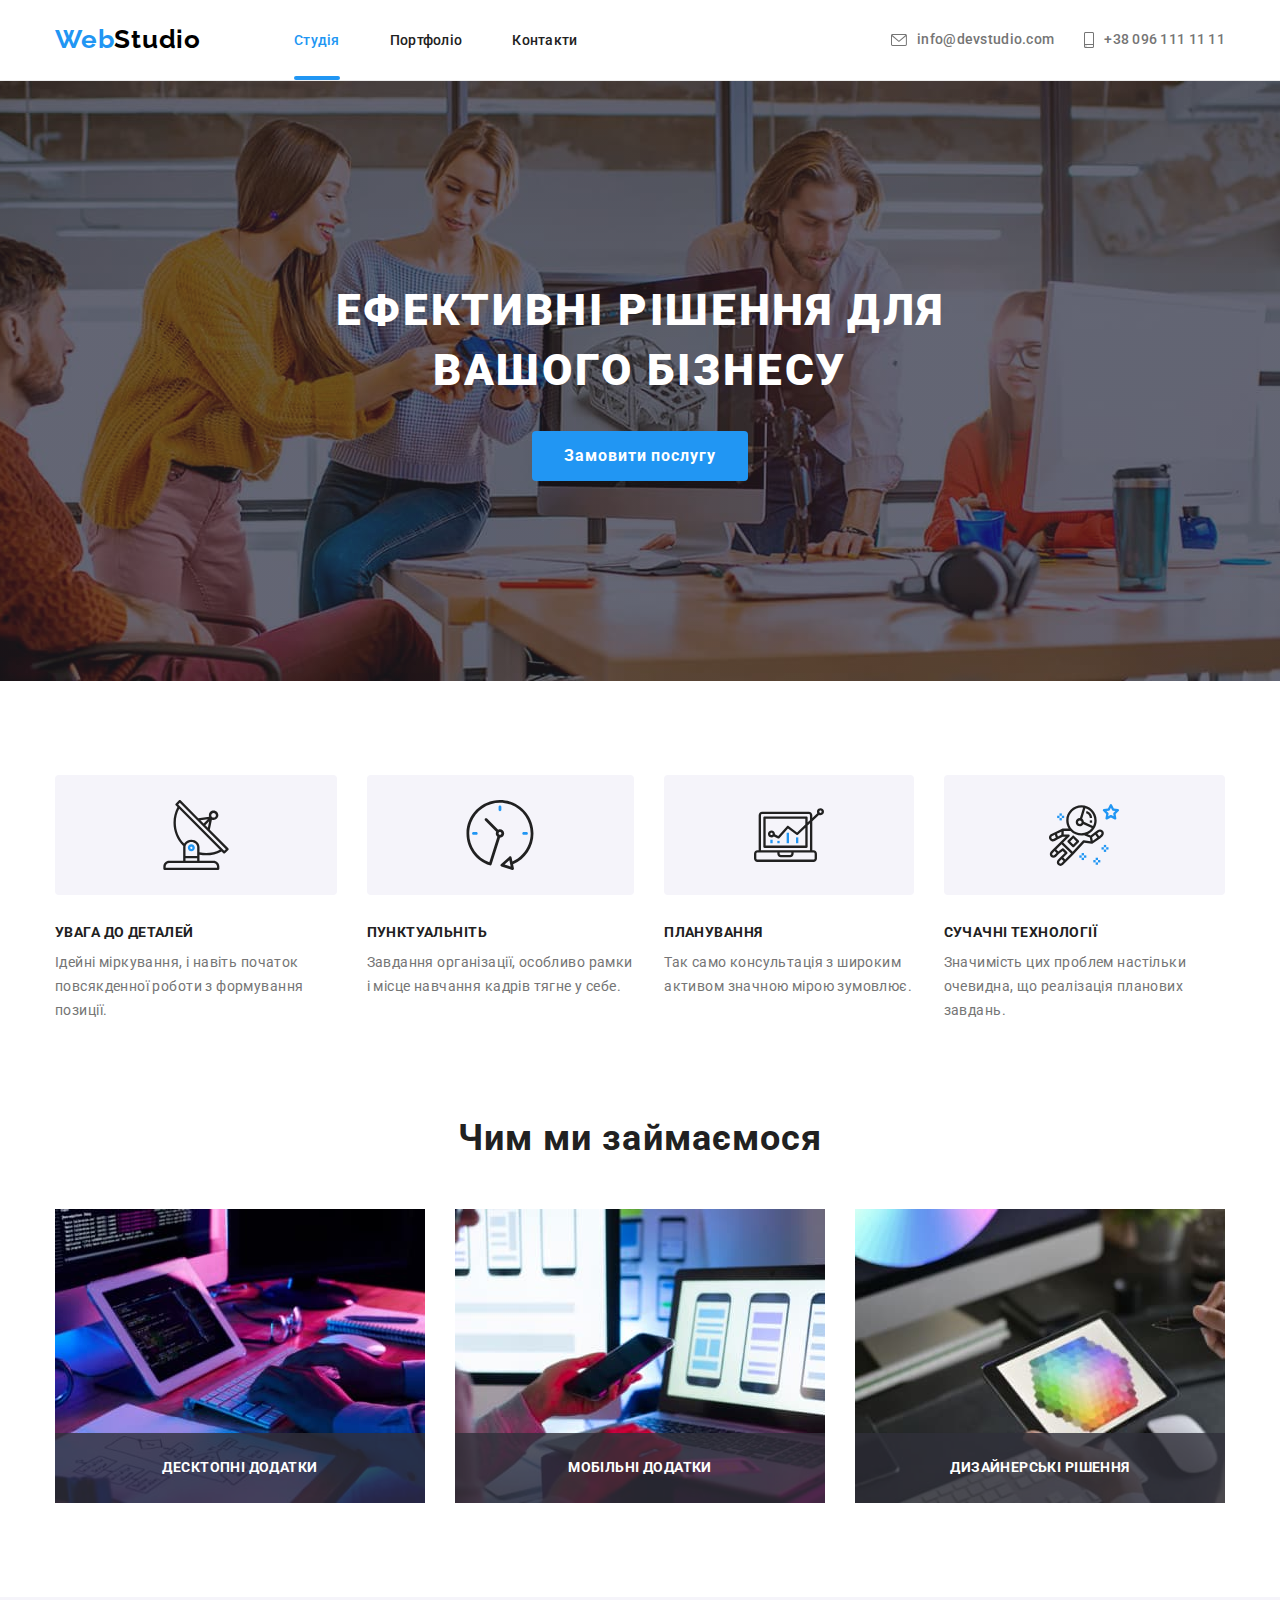
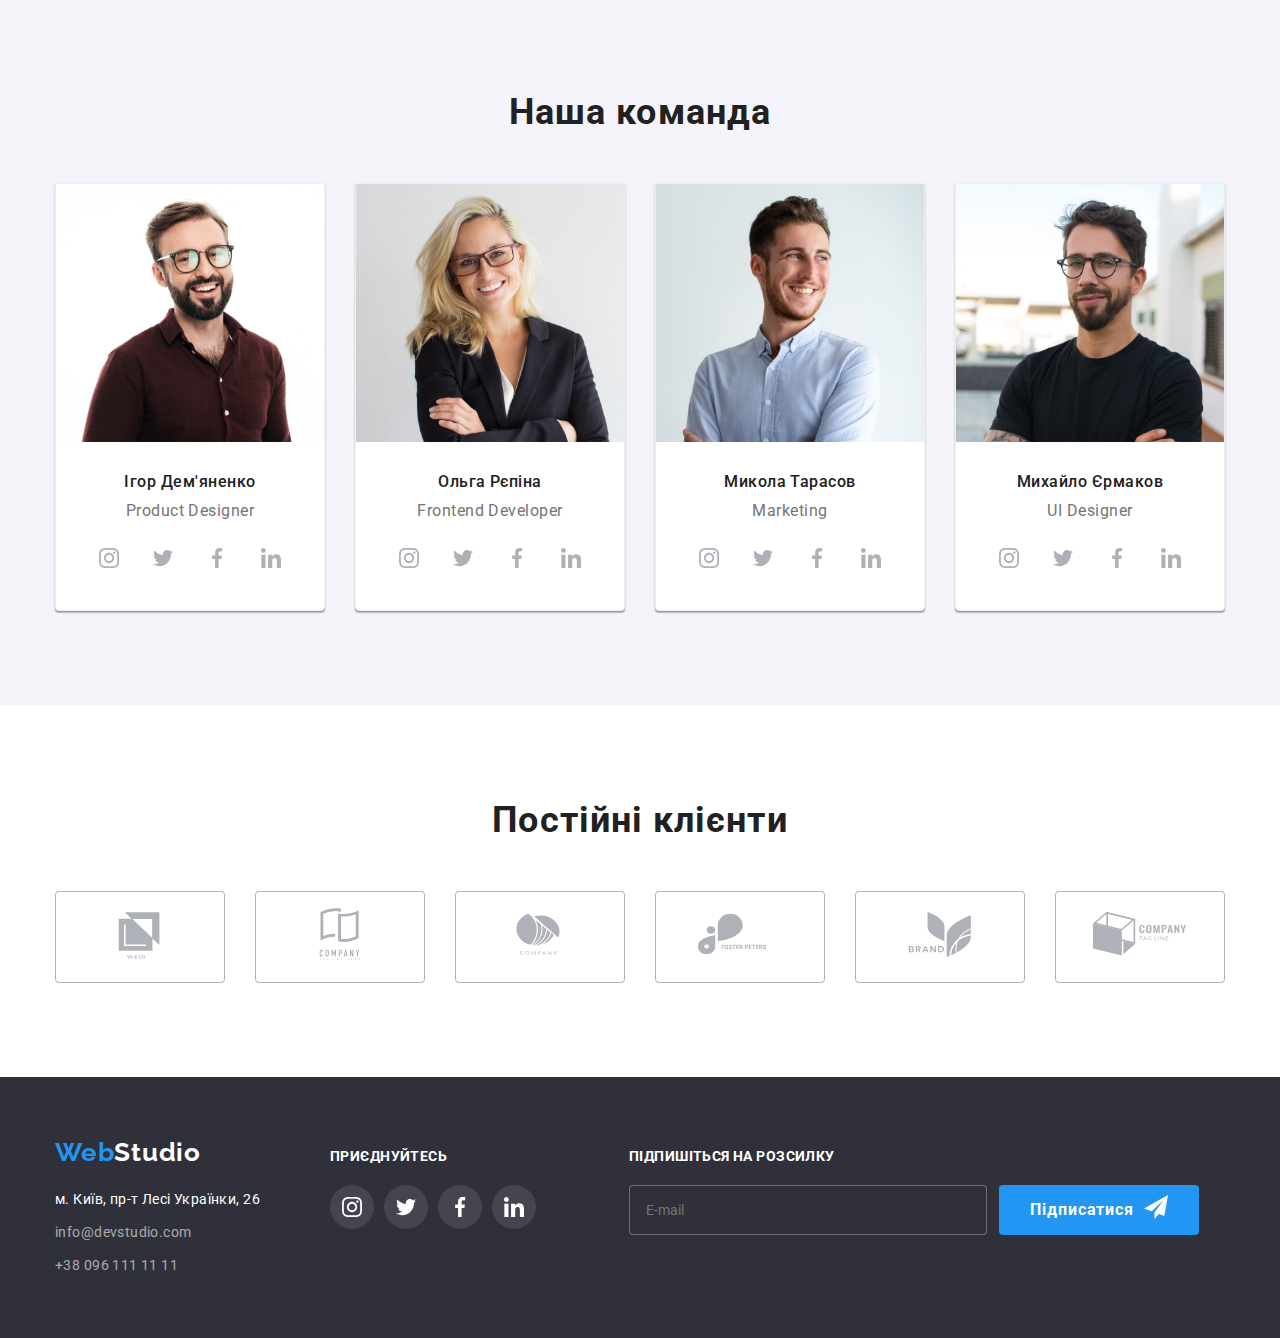
<file: index.html>
<!DOCTYPE html>
<html lang="uk">
  <head>
    <meta charset="UTF-8" />
    <meta http-equiv="X-UA-Compatible" content="IE=edge" />
    <meta name="viewport" content="width=device-width, initial-scale=1.0" />
    <title>WebStudio</title>
    <link rel="preconnect" href="https://fonts.googleapis.com" />
    <link rel="preconnect" href="https://fonts.gstatic.com" crossorigin />
    <link
      href="https://fonts.googleapis.com/css2?family=Raleway:wght@700&family=Roboto:wght@400;500;700;900&display=swap"
      rel="stylesheet" />
    <link
      rel="stylesheet"
      href="https://cdn.jsdelivr.net/npm/modern-normalize@1.1.0/modern-normalize.min.css" />
    <link rel="stylesheet" href="./css/styles.css" />
  </head>
  <body>
    <header class="page-header">
      <div class="container page-header-container">
        <nav class="page-navigation">
          <a class="logo link" href="./index.html">
            <span class="start-logo">Web</span
            ><span class="end-logo">Studio </span>
          </a>
          <ul class="menu list">
            <li>
              <a class="menu-link link current" href="./index.html">Студія</a>
            </li>
            <li>
              <a class="menu-link link" href="./portfolio.html">Портфоліо</a>
            </li>
            <li>
              <a class="menu-link link" href="#">Контакти</a>
            </li>
          </ul>
        </nav>
        <ul class="contact list">
          <li>
            <a
              class="contact-mail link"
              href="mailto:info@devstudio.com"
              target="_blank"
              rel="noopener noreferrer nofollow">
              <svg class="contact-mail-icon" width="16" height="12">
                <use href="./images/sprite.svg#icon-envelope"></use>
              </svg>

              info@devstudio.com
            </a>
          </li>
          <li>
            <a
              class="contact-phone-number link"
              href="tel:+380961111111"
              target="_blank"
              rel="noopener noreferrer nofollow">
              <svg class="contact-phone-icon" width="10" height="16">
                <use href="./images/sprite.svg#icon-smartphone"></use>
              </svg>

              +38 096 111 11 11
            </a>
          </li>
        </ul>
      </div>
    </header>
    <main>
      <section class="hero-section hero-overlay">
        <div class="container">
          <h1 class="hero-title">Ефективні рішення для вашого бізнесу</h1>
          <button class="modal-open-btn" type="button" data-modal-open>
            Замовити послугу
          </button>
        </div>
      </section>
      <section class="advantages-section">
        <div class="container">
          <h2 class="visually-hidden">Наші переваги</h2>
          <ul class="features list">
            <li class="feature-item">
              <div class="feature-card">
                <svg
                  lang="en"
                  aria-label="antenna icon"
                  class="feature-card-icon"
                  width="70"
                  height="70">
                  <use href="./images/sprite.svg#icon-antenna"></use>
                </svg>
              </div>
              <h3 class="feature-title">Увага до деталей</h3>
              <p class="feature-descr">
                Ідейні міркування, і навіть початок повсякденної роботи з
                формування позиції.
              </p>
            </li>
            <li class="feature-item">
              <div class="feature-card">
                <svg
                  lang="en"
                  aria-label="clock icon"
                  class="feature-card-icon"
                  width="70"
                  height="70">
                  <use href="./images/sprite.svg#icon-clock"></use>
                </svg>
              </div>
              <h3 class="feature-title">Пунктуальніть</h3>
              <p class="feature-descr">
                Завдання організації, особливо рамки і місце навчання кадрів
                тягне у себе.
              </p>
            </li>
            <li class="feature-item">
              <div class="feature-card">
                <svg
                  lang="en"
                  aria-label="diagram icon"
                  class="feature-card-icon"
                  width="70"
                  height="70">
                  <use href="./images/sprite.svg#icon-diagram"></use>
                </svg>
              </div>
              <h3 class="feature-title">Планування</h3>
              <p class="feature-descr">
                Так само консультація з широким активом значною мірою зумовлює.
              </p>
            </li>
            <li class="feature-item">
              <div class="feature-card">
                <svg
                  lang="en"
                  aria-label="asronaut icon"
                  class="feature-card-icon"
                  width="70"
                  height="70">
                  <use href="./images/sprite.svg#icon-astronaut"></use>
                </svg>
              </div>
              <h3 class="feature-title">Сучачні технології</h3>
              <p class="feature-descr">
                Значимість цих проблем настільки очевидна, що реалізація
                планових завдань.
              </p>
            </li>
          </ul>
        </div>
      </section>
      <section class="section about-section">
        <div class="container">
          <h2 class="section-title">Чим ми займаємося</h2>
          <ul class="boxes list">
            <li class="box-item">
              <img
                src="./images/box1.jpg"
                alt="Людина працює за комп'ютером"
                width="370"
                height="294" />
              <p class="about-item-overlay">Десктопні додатки</p>
            </li>
            <li class="box-item">
              <img
                src="./images/box2.jpg"
                alt="Людина тримає у руці телефон"
                width="370"
                height="294" />
              <p class="about-item-overlay">Мобільні додатки</p>
            </li>
            <li class="box-item">
              <img
                src="./images/box3.jpg"
                alt="Людина тримає у руці планшет"
                width="370"
                height="294" />
              <p class="about-item-overlay">Дизайнерські рішення</p>
            </li>
          </ul>
        </div>
      </section>
      <section class="section team-section">
        <div class="container">
          <h2 class="section-title">Наша команда</h2>

          <ul class="team list">
            <li class="team-item">
              <div class="team-card">
                <img
                  src="./images/img.jpg"
                  alt="чоловік у коричневій сорочці"
                  width="270"
                  height="260" />
              </div>
              <div class="team-card-text">
                <h3 class="team-card-title">Ігор Дем'яненко</h3>
                <p class="team-card-descr">Product Designer</p>
                <ul class="social-list list">
                  <li class="social-list-item">
                    <a href="" class="social-list-link">
                      <svg
                        lang="en"
                        aria-label="instagram icon"
                        class="social-list-icon">
                        <use href="./images/sprite.svg#icon-instagram"></use>
                      </svg>
                    </a>
                  </li>
                  <li class="social-list-item">
                    <a href="" class="social-list-link">
                      <svg
                        lang="en"
                        aria-label="twitter icon"
                        class="social-list-icon">
                        <use href="./images/sprite.svg#icon-twitter"></use>
                      </svg>
                    </a>
                  </li>
                  <li class="social-list-item">
                    <a href="" class="social-list-link">
                      <svg
                        lang="en"
                        aria-label="facebook icon"
                        class="social-list-icon">
                        <use href="./images/sprite.svg#icon-facebook"></use>
                      </svg>
                    </a>
                  </li>
                  <li class="social-list-item">
                    <a href="" class="social-list-link">
                      <svg
                        lang="en"
                        aria-label="linkedin icon"
                        class="social-list-icon">
                        <use href="./images/sprite.svg#icon-linkedin"></use>
                      </svg>
                    </a>
                  </li>
                </ul>
              </div>
            </li>
            <li class="team-item">
              <div class="team-card">
                <img
                  src="./images/img1.jpg"
                  alt="жінка у чорному піджаку"
                  width="270"
                  height="260" />
              </div>
              <div class="team-card-text">
                <h3 class="team-card-title">Ольга Рєпіна</h3>
                <p class="team-card-descr">Frontend Developer</p>
                <ul class="social-list list">
                  <li class="social-list-item">
                    <a href="" class="social-list-link">
                      <svg
                        lang="en"
                        aria-label="instagram icon"
                        class="social-list-icon">
                        <use href="./images/sprite.svg#icon-instagram"></use>
                      </svg>
                    </a>
                  </li>
                  <li class="social-list-item">
                    <a href="" class="social-list-link">
                      <svg
                        lang="en"
                        aria-label="twitter icon"
                        class="social-list-icon">
                        <use href="./images/sprite.svg#icon-twitter"></use>
                      </svg>
                    </a>
                  </li>
                  <li class="social-list-item">
                    <a href="" class="social-list-link">
                      <svg
                        lang="en"
                        aria-label="facebook icon"
                        class="social-list-icon">
                        <use href="./images/sprite.svg#icon-facebook"></use>
                      </svg>
                    </a>
                  </li>
                  <li class="social-list-item">
                    <a href="" class="social-list-link">
                      <svg
                        lang="en"
                        aria-label="linkedin icon"
                        class="social-list-icon">
                        <use href="./images/sprite.svg#icon-linkedin"></use>
                      </svg>
                    </a>
                  </li>
                </ul>
              </div>
            </li>

            <li class="team-item">
              <div class="team-card">
                <img
                  src="./images/img2.jpg"
                  alt="чоловік у білій сорочці"
                  width="270"
                  height="260" />
              </div>
              <div class="team-card-text">
                <h3 class="team-card-title">Микола Тарасов</h3>
                <p class="team-card-descr">Marketing</p>
                <ul class="social-list list">
                  <li class="social-list-item">
                    <a href="" class="social-list-link">
                      <svg
                        lang="en"
                        aria-label="instagram icon"
                        class="social-list-icon">
                        <use href="./images/sprite.svg#icon-instagram"></use>
                      </svg>
                    </a>
                  </li>
                  <li class="social-list-item">
                    <a href="" class="social-list-link">
                      <svg
                        lang="en"
                        aria-label="twitter icon"
                        class="social-list-icon">
                        <use href="./images/sprite.svg#icon-twitter"></use>
                      </svg>
                    </a>
                  </li>
                  <li class="social-list-item">
                    <a href="" class="social-list-link">
                      <svg
                        lang="en"
                        aria-label="facebook icon"
                        class="social-list-icon">
                        <use href="./images/sprite.svg#icon-facebook"></use>
                      </svg>
                    </a>
                  </li>
                  <li class="social-list-item">
                    <a href="" class="social-list-link">
                      <svg
                        lang="en"
                        aria-label="linkedin icon"
                        class="social-list-icon">
                        <use href="./images/sprite.svg#icon-linkedin"></use>
                      </svg>
                    </a>
                  </li>
                </ul>
              </div>
            </li>

            <li class="team-item">
              <div class="team-card">
                <img
                  src="./images/img3.jpg"
                  alt="чоловік у чорній футболці"
                  width="270"
                  height="260" />
              </div>

              <div class="team-card-text">
                <h3 class="team-card-title">Михайло Єрмаков</h3>
                <p class="team-card-descr">UI Designer</p>
                <ul class="social-list list">
                  <li class="social-list-item">
                    <a href="" class="social-list-link">
                      <svg
                        lang="en"
                        aria-label="instagram icon"
                        class="social-list-icon">
                        <use href="./images/sprite.svg#icon-instagram"></use>
                      </svg>
                    </a>
                  </li>
                  <li class="social-list-item">
                    <a href="" class="social-list-link">
                      <svg
                        lang="en"
                        aria-label="twitter icon"
                        class="social-list-icon">
                        <use href="./images/sprite.svg#icon-twitter"></use>
                      </svg>
                    </a>
                  </li>
                  <li class="social-list-item">
                    <a href="" class="social-list-link">
                      <svg
                        lang="en"
                        aria-label="facebook icon"
                        class="social-list-icon">
                        <use href="./images/sprite.svg#icon-facebook"></use>
                      </svg>
                    </a>
                  </li>
                  <li class="social-list-item">
                    <a href="" class="social-list-link">
                      <svg
                        lang="en"
                        aria-label="linkedin icon"
                        class="social-list-icon">
                        <use href="./images/sprite.svg#icon-linkedin"></use>
                      </svg>
                    </a>
                  </li>
                </ul>
              </div>
            </li>
          </ul>
        </div>
      </section>

      <section class="section clients-section">
        <div class="container">
          <h2 class="section-title">Постійні клієнти</h2>
          <ul class="clients-list list">
            <li class="clients-items">
              <a href="" class="clients-list-link link">
                <svg
                  lang="en"
                  aria-label="logo yaco icon"
                  class="clients-list-icon"
                  width="106"
                  height="60">
                  <use href="./images/sprite.svg#icon-logoyaco"></use>
                </svg>
              </a>
            </li>
            <li class="clients-items">
              <a href="" class="clients-list-link link">
                <svg
                  lang="en"
                  aria-label="logo company"
                  class="clients-list-icon"
                  width="106"
                  height="60">
                  <use href="./images/sprite.svg#icon-logocompany"></use>
                </svg>
              </a>
            </li>
            <li class="clients-items">
              <a href="" class="clients-list-link link">
                <svg
                  lang="en"
                  aria-label="logo company"
                  class="clients-list-icon"
                  width="106"
                  height="60">
                  <use href="./images/sprite.svg#icon-logocomp"></use>
                </svg>
              </a>
            </li>
            <li class="clients-items">
              <a href="" class="clients-list-link link">
                <svg
                  lang="en"
                  aria-label="logo foster peters"
                  class="clients-list-icon"
                  width="106"
                  height="60">
                  <use href="./images/sprite.svg#icon-foster"></use>
                </svg>
              </a>
            </li>
            <li class="clients-items">
              <a href="" class="clients-list-link link">
                <svg
                  lang="en"
                  aria-label="logo brand"
                  class="clients-list-icon"
                  width="106"
                  height="60">
                  <use href="./images/sprite.svg#icon-brand"></use>
                </svg>
              </a>
            </li>
            <li class="clients-items">
              <a href="" class="clients-list-link link">
                <svg
                  lang="en"
                  aria-label="logo company tag line"
                  class="clients-list-icon"
                  width="106"
                  height="60">
                  <use href="./images/sprite.svg#icon-tagline"></use>
                </svg>
              </a>
            </li>
          </ul>
        </div>
      </section>
    </main>

    <footer class="footer-section">
      <div class="container">
        <div class="address-container">
          <div>
            <a class="link" href="./index.html">
              <span class="start-logo">Web</span
              ><span class="footer-logo">Studio </span>
            </a>
            <address class="address-section">
              <ul class="list">
                <li class="footer-item">
                  <a
                    class="footer-address link"
                    href="https://goo.gl/maps/guukoqneZC2maSvj9"
                    target="_blank"
                    rel="noopener noreferrer nofollow"
                    >м. Київ, пр-т Лесі Українки, 26</a
                  >
                </li>
                <li class="footer-item">
                  <a
                    class="footer-contacts link"
                    href="mailto:info@devstudio.com"
                    target="_blank"
                    rel="noopener noreferrer nofollow"
                    >info@devstudio.com</a
                  >
                </li>
                <li class="footer-item">
                  <a
                    class="footer-contacts link"
                    href="tel:+380961111111"
                    target="_blank"
                    rel="noopener noreferrer nofollow"
                    >+38 096 111 11 11</a
                  >
                </li>
              </ul>
            </address>
          </div>
          <div class="footer-social-links">
            <strong class="footer-social-links-title">приєднуйтесь</strong>
            <ul class="footer-social-list list">
              <li class="footer-social-list-item">
                <a href="" class="footer-social-list-link">
                  <svg
                    lang="en"
                    aria-label="instagram icon"
                    class="footer-social-list-icon">
                    <use href="./images/sprite.svg#icon-instagram-footer"></use>
                  </svg>
                </a>
              </li>
              <li class="footer-social-list-item">
                <a href="" class="footer-social-list-link">
                  <svg
                    lang="en"
                    aria-label="twitter icon"
                    class="footer-social-list-icon">
                    <use href="./images/sprite.svg#icon-twitter-footer"></use>
                  </svg>
                </a>
              </li>
              <li class="footer-social-list-item">
                <a href="" class="footer-social-list-link">
                  <svg
                    lang="en"
                    aria-label="facebook icon"
                    class="footer-social-list-icon">
                    <use href="./images/sprite.svg#icon-facebook-footer"></use>
                  </svg>
                </a>
              </li>
              <li class="footer-social-list-item">
                <a href="" class="footer-social-list-link">
                  <svg
                    lang="en"
                    aria-label="linkedin icon"
                    class="footer-social-list-icon">
                    <use href="./images/sprite.svg#icon-linkedin-footer"></use>
                  </svg>
                </a>
              </li>
            </ul>
          </div>
          <form class="footer-subscribe-form">
            <div class="footer-subscribe-section">
              <strong class="footer-subscribe-title"
                >Підпишіться на розсилку</strong
              >
              <span class="footer-form-field">
                <label class="footer-subscribe-label"></label>

                <input
                  type="email"
                  name="user-email"
                  placeholder="E-mail"
                  class="footer-form-input"
                  required />

                <button type="submit" class="footer-form-submit-btn">
                  Підписатися
                  <svg class="submit-btn-icon" width="24" height="24">
                    <use href="./images/sprite.svg#icon-send"></use>
                  </svg>
                </button>
              </span>
            </div>
          </form>
        </div>
      </div>
    </footer>

    <div class="backdrop is-hidden" data-modal>
      <div class="modal">
        <button type="button" class="close-modal-btn" data-modal-close>
          <svg class="modal-close-icon" width="18" height="18">
            <use href="./images/sprite.svg#icon-close"></use>
          </svg>
        </button>
        <p class="modal-form-title">Залиште свої дані, ми вам передзвонимо</p>
        <form class="modal-form">
          <label class="modal-form-field">
            <span class="modal-form-field-desc">Ім'я</span>
            <span class="modal-form-input-wrapper">
              <input
                type="text"
                name="user-name"
                class="modal-form-input"
                required
                pattern="[a-zA-Zа-яА-ЯіІїЇ`ʼ]+" />
              <svg class="modal-form-input-icon" width="18" height="18">
                <use href="./images/sprite.svg#icon-person-black"></use>
              </svg>
            </span>
          </label>

          <label class="modal-form-field">
            <span class="modal-form-field-desc">Телефон</span>
            <span class="modal-form-input-wrapper">
              <input
                type="tel"
                name="user-phone"
                class="modal-form-input"
                required
                pattern="[0-9]{3}-[0-9]{3}-[0-9]{2}-[0-9]{2}"
                title="XXX-XXX-XX-XX" />
              <svg class="modal-form-input-icon" width="18" height="18">
                <use href="./images/sprite.svg#icon-phone-black"></use>
              </svg>
            </span>
          </label>
          <label class="modal-form-field">
            <span class="modal-form-field-desc">Пошта</span>
            <span class="modal-form-input-wrapper">
              <input
                type="email"
                name="user-email"
                class="modal-form-input"
                required />
              <svg class="modal-form-input-icon" width="18" height="18">
                <use href="./images/sprite.svg#icon-email-black"></use>
              </svg>
            </span>
          </label>
          <label class="modal-form-field-textarea">
            <span class="modal-form-field-desc">Коментар</span>
            <textarea
              name="user-message"
              class="modal-form-message"
              placeholder="Введіть текст"></textarea>
          </label>
          <label class="modal-form-check-field">
            <input
              type="checkbox"
              class="modal-form-check"
              name="user-policy"
              required />
            <svg class="modal-form-own-checkbox" width="16" height="15">
              <use
                class="modal-form-own-checkbox-icon"
                href="./images/sprite.svg#icon-checkbox"></use>
            </svg>
            <span class="modal-form-field-policy"
              >Погоджуюся з розсилкою та приймаю&nbsp;</span
            ><a class="modal-form-policy-link" href="">Умови договору</a>
          </label>
          <button type="submit" class="modal-form-submit-btn">
            Відправити
          </button>
        </form>
      </div>
    </div>
    <script src="./js/modal.js"></script>
  </body>
</html>
</file>
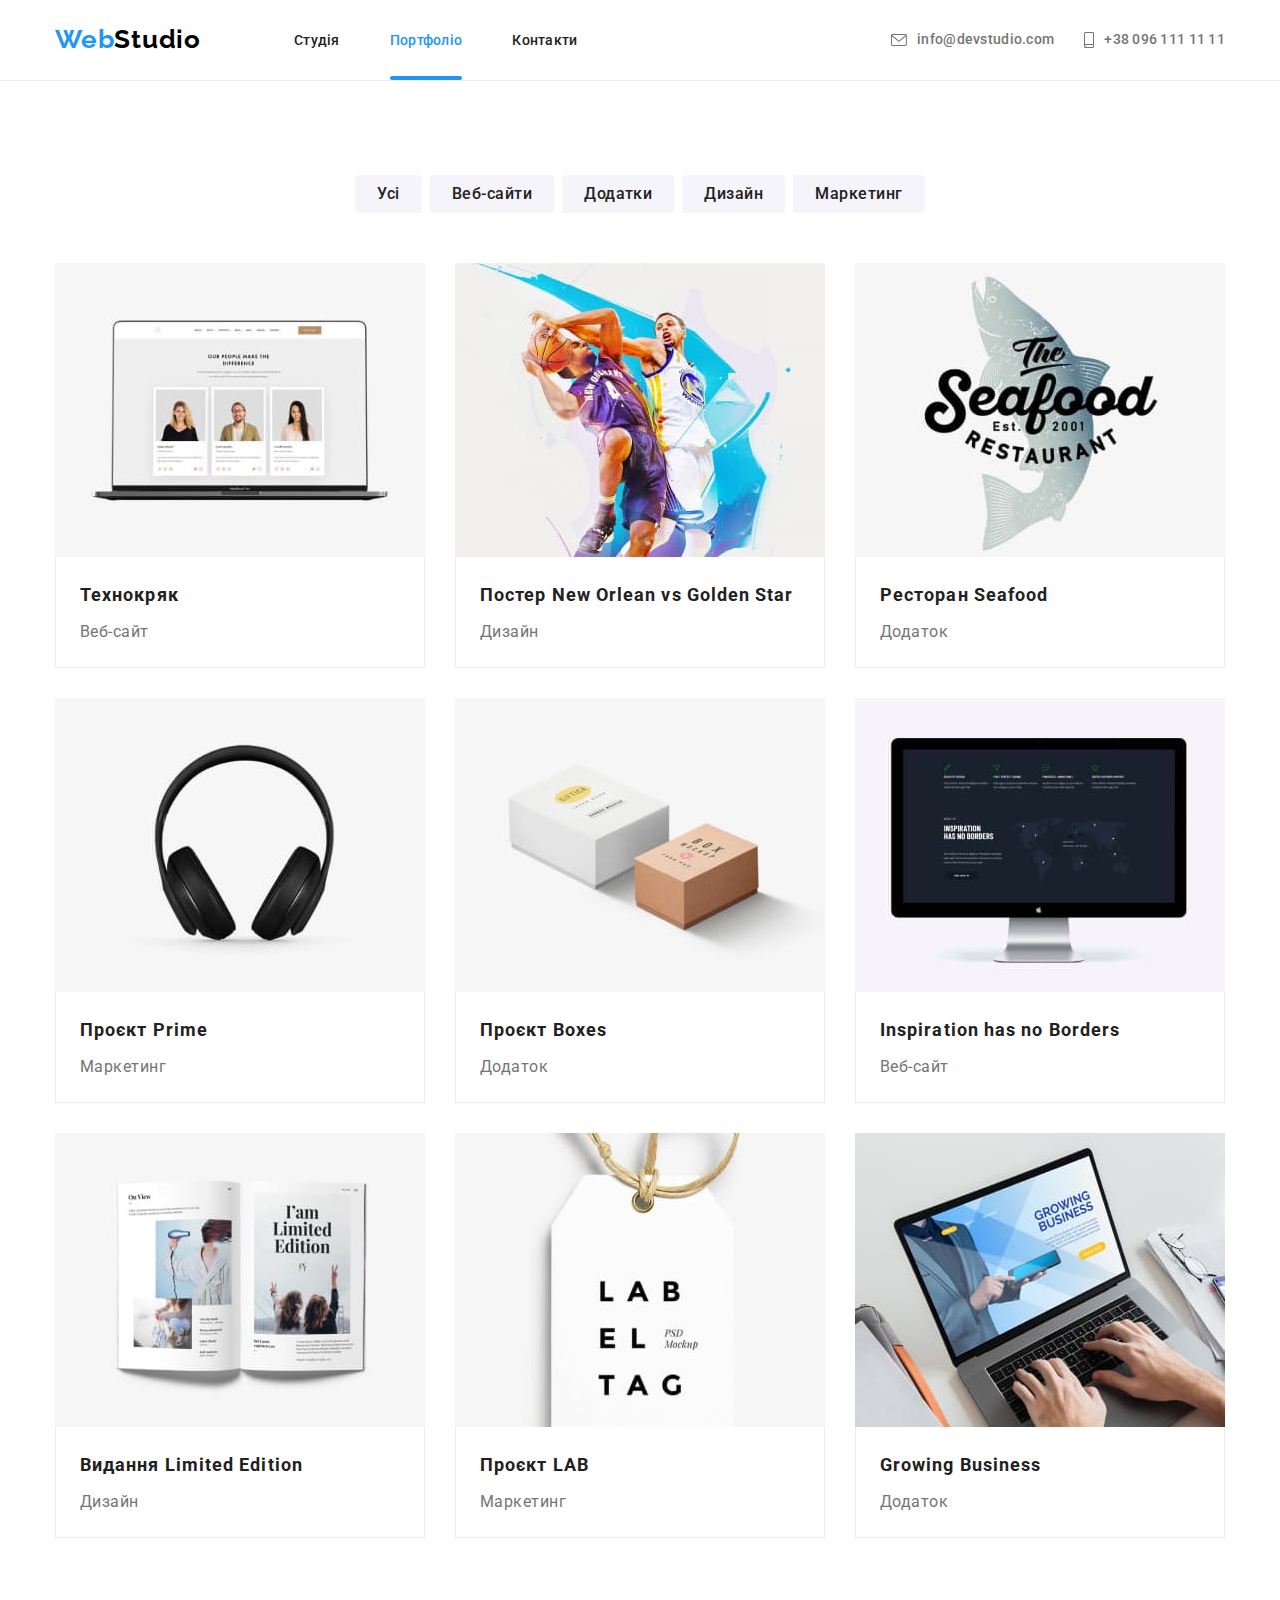
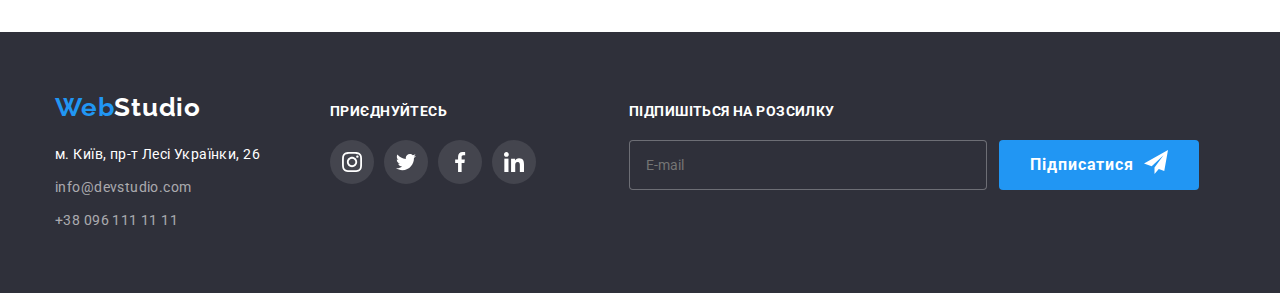
<file: portfolio.html>
<!DOCTYPE html>
<html lang="uk">
  <head>
    <meta charset="UTF-8" />
    <meta http-equiv="X-UA-Compatible" content="IE=edge" />
    <meta name="viewport" content="width=device-width, initial-scale=1.0" />
    <title>Portfolio</title>
    <link rel="preconnect" href="https://fonts.googleapis.com" />
    <link rel="preconnect" href="https://fonts.gstatic.com" crossorigin />
    <link
      href="https://fonts.googleapis.com/css2?family=Raleway:wght@700&family=Roboto:wght@400;500;700;900&display=swap"
      rel="stylesheet" />
    <link
      rel="stylesheet"
      href="https://cdn.jsdelivr.net/npm/modern-normalize@1.1.0/modern-normalize.min.css" />
    <link rel="stylesheet" href="./css/styles.css" />
  </head>
  <body>
    <header class="page-header">
      <div class="container page-header-container">
        <nav class="page-navigation">
          <a class="logo link" href="./index.html">
            <span class="start-logo">Web</span
            ><span class="end-logo">Studio </span>
          </a>
          <ul class="menu list">
            <li>
              <a class="menu-link link" href="./index.html">Студія</a>
            </li>
            <li>
              <a class="menu-link link current" href="./portfolio.html"
                >Портфоліо</a
              >
            </li>
            <li>
              <a class="menu-link link" href="#">Контакти</a>
            </li>
          </ul>
        </nav>
        <ul class="contact list">
          <li>
            <a
              class="contact-mail link"
              href="mailto:info@devstudio.com"
              target="_blank"
              rel="noopener noreferrer nofollow">
              <svg class="contact-mail-icon" width="16" height="12">
                <use href="./images/sprite.svg#icon-envelope"></use>
              </svg>

              info@devstudio.com
            </a>
          </li>
          <li>
            <a
              class="contact-phone-number link"
              href="tel:+380961111111"
              target="_blank"
              rel="noopener noreferrer nofollow">
              <svg class="contact-phone-icon" width="10" height="16">
                <use href="./images/sprite.svg#icon-smartphone"></use>
              </svg>

              +38 096 111 11 11
            </a>
          </li>
        </ul>
      </div>
    </header>
    <main>
      <section class="portfolio section">
        <div class="container">
          <h1 class="visually-hidden">Portfolio</h1>

          <ul class="filter-items list">
            <li>
              <button class="filter-open-btn" type="button">Усі</button>
            </li>
            <li>
              <button class="filter-open-btn" type="button">Веб-сайти</button>
            </li>
            <li>
              <button class="filter-open-btn" type="button">Додатки</button>
            </li>
            <li>
              <button class="filter-open-btn" type="button">Дизайн</button>
            </li>
            <li>
              <button class="filter-open-btn" type="button">Маркетинг</button>
            </li>
          </ul>

          <ul class="project-list list">
            <li class="project-item">
              <a class="project-item-link link" href="">
                <div class="project-card">
                  <img
                    src="./images/website.jpg"
                    alt="Веб-сайт"
                    width="370"
                    height="294" />
                  <p class="project-item-overlay">
                    Ресурс пропонує комплексні пропозиції з різним рівнем
                    функціоналу та сервісів. Все це дозволить відвідувачу
                    отримати вичерпні відомості про компанію чи приватну особу.
                  </p>
                </div>
                <div class="project-item-descr">
                  <h2 class="project-title">Технокряк</h2>
                  <p class="project-descr">Веб-сайт</p>
                </div>
              </a>
            </li>

            <li class="project-item">
              <a class="project-item-link link" href="">
                <div class="project-card">
                  <img
                    src="./images/poster.jpg"
                    alt="Постер"
                    width="370"
                    height="294" />
                  <p class="project-item-overlay">
                    Ресурс пропонує комплексні пропозиції з різним рівнем
                    функціоналу та сервісів. Все це дозволить відвідувачу
                    отримати вичерпні відомості про компанію чи приватну особу.
                  </p>
                </div>
                <div class="project-item-descr">
                  <h2 class="project-title">
                    Постер New Orlean vs Golden Star
                  </h2>
                  <p class="project-descr">Дизайн</p>
                </div>
              </a>
            </li>

            <li class="project-item">
              <a class="project-item-link link" href="">
                <div class="project-card">
                  <img
                    src="./images/rest.jpg"
                    alt="Додаток для ресторану"
                    width="370"
                    height="294" />
                  <p class="project-item-overlay">
                    Ресурс пропонує комплексні пропозиції з різним рівнем
                    функціоналу та сервісів. Все це дозволить відвідувачу
                    отримати вичерпні відомості про компанію чи приватну особу.
                  </p>
                </div>
                <div class="project-item-descr">
                  <h2 class="project-title">Ресторан Seafood</h2>
                  <p class="project-descr">Додаток</p>
                </div>
              </a>
            </li>

            <li class="project-item">
              <a class="project-item-link link" href="">
                <div class="project-card">
                  <img
                    src="./images/earphones.jpg"
                    alt="Навушники"
                    width="370"
                    height="294" />
                  <p class="project-item-overlay">
                    Ресурс пропонує комплексні пропозиції з різним рівнем
                    функціоналу та сервісів. Все це дозволить відвідувачу
                    отримати вичерпні відомості про компанію чи приватну особу.
                  </p>
                </div>
                <div class="project-item-descr">
                  <h2 class="project-title">Проєкт Prime</h2>
                  <p class="project-descr">Маркетинг</p>
                </div>
              </a>
            </li>

            <li class="project-item">
              <a class="project-item-link link" href="">
                <div class="project-card">
                  <img
                    src="./images/boxes.jpg"
                    alt="Додаток Коробки"
                    width="370"
                    height="294" />
                  <p class="project-item-overlay">
                    Ресурс пропонує комплексні пропозиції з різним рівнем
                    функціоналу та сервісів. Все це дозволить відвідувачу
                    отримати вичерпні відомості про компанію чи приватну особу.
                  </p>
                </div>
                <div class="project-item-descr">
                  <h2 class="project-title">Проєкт Boxes</h2>
                  <p class="project-descr">Додаток</p>
                </div>
              </a>
            </li>

            <li class="project-item">
              <a class="project-item-link link" href="">
                <div class="project-card">
                  <img
                    src="./images/monoblok.jpg"
                    alt="Моноблок"
                    width="370"
                    height="294" />
                  <p class="project-item-overlay">
                    Ресурс пропонує комплексні пропозиції з різним рівнем
                    функціоналу та сервісів. Все це дозволить відвідувачу
                    отримати вичерпні відомості про компанію чи приватну особу.
                  </p>
                </div>
                <div class="project-item-descr">
                  <h2 class="project-title">Inspiration has no Borders</h2>
                  <p class="project-descr">Веб-сайт</p>
                </div>
              </a>
            </li>

            <li class="project-item">
              <a class="project-item-link link" href="">
                <div class="project-card">
                  <img
                    src="./images/book.jpg"
                    alt="Книга"
                    width="370"
                    height="294" />
                  <p class="project-item-overlay">
                    Ресурс пропонує комплексні пропозиції з різним рівнем
                    функціоналу та сервісів. Все це дозволить відвідувачу
                    отримати вичерпні відомості про компанію чи приватну особу.
                  </p>
                </div>
                <div class="project-item-descr">
                  <h2 class="project-title">Видання Limited Edition</h2>
                  <p class="project-descr">Дизайн</p>
                </div>
              </a>
            </li>

            <li class="project-item">
              <a class="project-item-link link" href="">
                <div class="project-card">
                  <img
                    src="./images/lab.jpg"
                    alt="Проєкт LAB"
                    width="370"
                    height="294" />
                  <p class="project-item-overlay">
                    Ресурс пропонує комплексні пропозиції з різним рівнем
                    функціоналу та сервісів. Все це дозволить відвідувачу
                    отримати вичерпні відомості про компанію чи приватну особу.
                  </p>
                </div>
                <div class="project-item-descr">
                  <h2 class="project-title">Проєкт LAB</h2>
                  <p class="project-descr">Маркетинг</p>
                </div>
              </a>
            </li>

            <li class="project-item">
              <a class="project-item-link link" href="">
                <div class="project-card">
                  <img
                    src="./images/notebook.jpg"
                    alt="Ноутбук"
                    width="370"
                    height="294" />
                  <p class="project-item-overlay">
                    Ресурс пропонує комплексні пропозиції з різним рівнем
                    функціоналу та сервісів. Все це дозволить відвідувачу
                    отримати вичерпні відомості про компанію чи приватну особу.
                  </p>
                </div>
                <div class="project-item-descr">
                  <h2 class="project-title">Growing Business</h2>
                  <p class="project-descr">Додаток</p>
                </div>
              </a>
            </li>
          </ul>
        </div>
      </section>
    </main>
    <footer class="footer-section">
      <div class="container">
        <div class="address-container">
          <div>
            <a class="project-item-link link" href="./index.html">
              <span class="start-logo">Web</span
              ><span class="footer-logo">Studio </span>
            </a>
            <address class="address-section">
              <ul class="list">
                <li class="footer-item">
                  <a
                    class="footer-address link"
                    href="https://goo.gl/maps/guukoqneZC2maSvj9"
                    target="_blank"
                    rel="noopener noreferrer nofollow"
                    >м. Київ, пр-т Лесі Українки, 26</a
                  >
                </li>
                <li class="footer-item">
                  <a
                    class="footer-contacts link"
                    href="mailto:info@devstudio.com"
                    target="_blank"
                    rel="noopener noreferrer nofollow"
                    >info@devstudio.com</a
                  >
                </li>
                <li class="footer-item">
                  <a
                    class="footer-contacts link"
                    href="tel:+380961111111"
                    target="_blank"
                    rel="noopener noreferrer nofollow"
                    >+38 096 111 11 11</a
                  >
                </li>
              </ul>
            </address>
          </div>
          <div class="footer-social-links">
            <strong class="footer-social-links-title">приєднуйтесь</strong>
            <ul class="footer-social-list list">
              <li class="footer-social-list-item">
                <a href="" class="footer-social-list-link">
                  <svg
                    lang="en"
                    aria-label="instagram icon"
                    class="footer-social-list-icon">
                    <use href="./images/sprite.svg#icon-instagram-footer"></use>
                  </svg>
                </a>
              </li>
              <li class="footer-social-list-item">
                <a href="" class="footer-social-list-link">
                  <svg
                    lang="en"
                    aria-label="twitter icon"
                    class="footer-social-list-icon">
                    <use href="./images/sprite.svg#icon-twitter-footer"></use>
                  </svg>
                </a>
              </li>
              <li class="footer-social-list-item">
                <a href="" class="footer-social-list-link">
                  <svg
                    lang="en"
                    aria-label="facebook icon"
                    class="footer-social-list-icon">
                    <use href="./images/sprite.svg#icon-facebook-footer"></use>
                  </svg>
                </a>
              </li>
              <li class="footer-social-list-item">
                <a href="" class="footer-social-list-link">
                  <svg
                    lang="en"
                    aria-label="linkedin icon"
                    class="footer-social-list-icon">
                    <use href="./images/sprite.svg#icon-linkedin-footer"></use>
                  </svg>
                </a>
              </li>
            </ul>
          </div>
          <form class="footer-subscribe-form">
            <div class="footer-subscribe-section">
              <strong class="footer-subscribe-title"
                >Підпишіться на розсилку</strong
              >
              <span class="footer-form-field">
                <label class="footer-subscribe-label"></label>

                <input
                  type="email"
                  name="user-email"
                  placeholder="E-mail"
                  class="footer-form-input"
                  required />

                <button type="submit" class="footer-form-submit-btn">
                  Підписатися
                  <svg class="submit-btn-icon" width="24" height="24">
                    <use href="./images/sprite.svg#icon-send"></use>
                  </svg>
                </button>
              </span>
            </div>
          </form>
        </div>
      </div>
    </footer>
  </body>
</html>
</file>
<file: css/styles.css>
:root {
  --accent-color: #2196f3;
  --primary-font: 'Roboto', sans-serif;
  --secondary-font: 'Raleway', sans-serif;
  --primary-text-color: #212121;
  --secondary-text-color: #757575;
  --main-color: #fff;
  --logo-color: #000;
  --background-active-btn: #188ce8;
  --footer-contacts-text: rgba(255, 255, 255, 0.6);
  --secondary-background-color: #2f303a;
  --team-section-bgc: #f5f4fa;
  --boder-color: #eeeeee;
  --card-gap: 30px;
  --hero-bcg-color: #c4c4c4;
  --social-icon-color-team: #afb1b8;
  --transition-dur-and-func: 250ms cubic-bezier(0.4, 0, 0.2, 1);
}

h1,
h2,
h3,
h4,
p {
  margin-top: 0;
  margin-bottom: 0;
}

ul,
ol {
  margin-top: 0;
  margin-bottom: 0;
  padding-left: 0;
}

address {
  font-style: normal;
}

.link {
  text-decoration: none;
}
.list {
  list-style: none;
}
img {
  display: block;
  max-width: 100%;
  height: auto;
}
button {
  cursor: pointer;
}
body {
  font-family: var(--primary-font);
  font-size: 14px;
  line-height: 1.19;
  letter-spacing: 0.03em;

  color: var(--primary-text-color);
  background-color: var(--main-color);
}

.container {
  width: 1200px;
  margin-left: auto;
  margin-right: auto;
  padding-left: 15px;
  padding-right: 15px;
}

.section {
  padding-top: 94px;
  padding-bottom: 94px;
}

.visually-hidden {
  position: absolute;
  white-space: nowrap;
  width: 1px;
  height: 1px;
  overflow: hidden;
  border: 0;
  padding: 0;
  clip: rect(0 0 0 0);
  clip-path: inset(50%);
  margin: -1px;
}

/* Logo */

.start-logo,
.end-logo,
.footer-logo {
  font-family: var(--secondary-font);
  font-weight: 700;
  font-size: 26px;
  letter-spacing: 0.03em;
  color: var(--accent-color);
}
.end-logo {
  color: var(--logo-color);
}

.footer-logo {
  color: var(--main-color);
}

.logo {
  padding-top: 24px;
  padding-bottom: 25px;
  margin-right: 93px;
}

/* Menu */

.page-navigation {
  display: flex;
  align-items: center;
}

.menu {
  display: flex;
  column-gap: 50px;
}

.menu .link.current {
  color: var(--accent-color);
}

.menu-link {
  font-weight: 500;
  line-height: 1.14;
  letter-spacing: 0.02em;
  color: var(--primary-text-color);
  padding-top: 32px;
  padding-bottom: 32px;
  transition: color var(--transition-dur-and-func);
  position: relative;
}
.menu-link:hover,
.menu-link:focus {
  color: var(--accent-color);
}

.current::after {
  content: '';
  position: absolute;
  bottom: 0;
  left: 0;
  width: 100%;
  height: 4px;
  border-radius: 2px;
  background-color: var(--accent-color);
}
/* Header contacts */

.page-header {
  border-bottom: 1px solid #ececec;
}

.page-header-container {
  display: flex;
  align-items: center;
}

.contact-mail,
.contact-phone-number {
  display: flex;
  align-items: center;
  font-weight: 500;
  line-height: 1.14;
  letter-spacing: 0.02em;
  color: var(--secondary-text-color);
  padding-top: 32px;
  padding-bottom: 32px;
  fill: currentColor;
  transition: color var(--transition-dur-and-func);
}
.contact-mail:hover,
.contact-mail:focus {
  color: var(--accent-color);
}

.contact-phone-number:hover,
.contact-phone-number:focus {
  color: var(--accent-color);
}

.contact {
  display: flex;
  margin-left: auto;
  column-gap: 30px;
}

.contact-mail-icon {
  margin-right: 10px;
  fill: var(--secondary-text-color);
  transition: fill var(--transition-dur-and-func);
}

.contact-mail:hover .contact-mail-icon,
.contact-mail:focus .contact-mail-icon {
  fill: var(--accent-color);
}
.contact-phone-icon {
  margin-right: 10px;
  fill: var(--secondary-text-color);
  transition: fill var(--transition-dur-and-func);
}

.contact-phone-number:hover .contact-phone-icon,
.contact-phone-number:focus .contact-phone-icon {
  fill: var(--accent-color);
}

/* Hero */

.hero-section {
  padding-bottom: 200px;
  padding-top: 200px;
  text-align: center;
  background-color: var(--secondary-background-color);
}

.hero-overlay {
  max-width: 1600px;
  min-height: 600px;
  margin-left: auto;
  margin-right: auto;
  background-color: var(--hero-bcg-color);
  background-image: linear-gradient(rgba(47, 48, 58, 0.4), rgba(47, 48, 58, 0.4)),
    url(../images/heroimg.jpg);
  background-size: cover;
  background-position: center;
}
.hero-title {
  font-weight: 900;
  font-size: 44px;
  line-height: 1.36;
  text-align: center;
  letter-spacing: 0.06em;
  text-transform: uppercase;
  color: var(--main-color);
  width: 696px;
  margin-left: auto;
  margin-right: auto;
  margin-bottom: 30px;
}

/* Button */

.modal-open-btn {
  font-weight: 700;
  font-size: 16px;
  line-height: 1.88;
  letter-spacing: 0.06em;
  color: var(--main-color);
  background: var(--accent-color);
  border: none;
  border-radius: 4px;
  padding: 10px 32px;
  transition: background-color var(--transition-dur-and-func),
    box-shadow var(--transition-dur-and-func);
}
.modal-open-btn:hover,
.modal-open-btn:focus {
  background-color: var(--background-active-btn);
  box-shadow: 0px 4px 4px rgba(0, 0, 0, 0.15);
}

/* Features */

.advantages-section {
  padding-top: 94px;
}
.features {
  display: flex;
  gap: 30px;
}

.feature-item {
  flex-basis: calc((100%-90px) / 4);
}
.feature-title {
  font-weight: 700;
  font-size: 14px;
  line-height: 1.14;
  text-transform: uppercase;
  margin-bottom: 10px;
}

.feature-descr {
  line-height: 1.71;
  color: var(--secondary-text-color);
}

.feature-card {
  display: flex;
  justify-content: center;
  align-items: center;
  height: 120px;
  background-color: var(--team-section-bgc);
  margin-bottom: 30px;
  border-radius: 4px;
  transition: box-shadow var(--transition-dur-and-func);
}

.feature-card:hover,
.feature-card:focus {
  box-shadow: 0px 4px 4px rgba(0, 0, 0, 0.25);
}

/* About */

.about-section {
  padding-top: 94px;
}

.boxes {
  display: flex;
  gap: 30px;
}

.box-item {
  flex-basis: calc((100%-60px) / 3);
  position: relative;
  overflow: hidden;
  z-index: 100;
}

.about-item-overlay {
  display: flex;
  align-items: center;
  justify-content: center;
  position: absolute;
  font-family: var(--primary-font);
  font-weight: 700;
  line-height: 1.14;
  color: var(--main-color);
  text-transform: uppercase;
  background-color: rgba(47, 48, 58, 0.8);
  box-shadow: 0px 4px 4px rgba(0, 0, 0, 0.25);
  width: 370px;
  height: 70px;
  bottom: 0;
  right: 0;
}
/* Team */

.team {
  display: flex;
  gap: 30px;
}

.team-section {
  background-color: var(--team-section-bgc);
}

.section-title {
  font-weight: 700;
  font-size: 36px;
  line-height: 1.17;
  letter-spacing: 0.03em;
  margin-bottom: 50px;
  text-align: center;
}

.team-card-title {
  font-weight: 500;
  font-size: 16px;
  letter-spacing: 0.03em;
  margin-bottom: 10px;
  text-align: center;
}
.team-card-descr {
  font-size: 16px;
  letter-spacing: 0.03em;
  color: var(--secondary-text-color);
  text-align: center;
  margin-bottom: 16px;
}

.team-item {
  flex-basis: calc((100%-90px / 4));
  border: 1px solid var(--boder-color);

  box-shadow: 0px 1px 3px rgba(0, 0, 0, 0.12), 0px 1px 1px rgba(0, 0, 0, 0.14),
    0px 2px 1px rgba(0, 0, 0, 0.2);
  border-radius: 0px 0px 4px 4px;

  background-color: var(--main-color);
}

.team-card-text {
  padding-top: 30px;
  padding-bottom: 30px;
}

.team-card {
  background-color: var(--main-color);
}

.social-list-icon {
  width: 20px;
  height: 20px;
  fill: var(--social-icon-color-team);
  transition: fill var(--transition-dur-and-func);
}

.social-list {
  display: flex;
  justify-content: center;
  column-gap: 10px;
}

.social-list-link {
  display: flex;
  align-items: center;
  justify-content: center;
  width: 44px;
  height: 44px;
  border-radius: 50%;
  background-color: var(--main-color);
  transition: background-color var(--transition-dur-and-func);
}

.social-list-link:hover,
.social-list-link:focus {
  background-color: var(--accent-color);
}
.social-list-link:hover .social-list-icon,
.social-list-link:focus .social-list-icon {
  fill: var(--main-color);
}

/* Clients */

.clients-list {
  display: flex;
  justify-content: center;
  align-items: center;
  column-gap: 30px;
}

.clients-items {
  display: flex;
  justify-content: center;
  align-items: center;
  width: 170px;
  height: 92px;
  border-radius: 4px;
  border: 1px solid var(--social-icon-color-team);
  transition: border var(--transition-dur-and-func), fill var(--transition-dur-and-func);
}

.clients-items:hover,
.clients-items:focus {
  border: 1px solid var(--accent-color);
  fill: var(--accent-color);
}

.clients-list-link {
  fill: var(--social-icon-color-team);
  transition: fill var(--transition-dur-and-func);
}
.clients-list-link:hover,
.clients-list-link:focus {
  fill: var(--accent-color);
}

.clients-list-icon {
  transition: fill var(--transition-dur-and-func);
}

.clients-list-link:hover .clients-list-icon,
.clients-list-link:focus .clients-list-icon {
  fill: var(--accent-color);
}

/* Footer */

.footer-address,
.footer-contacts {
  line-height: 1.71;
  color: var(--main-color);
  transition: color var(--transition-dur-and-func);
}
.footer-contacts {
  color: var(--footer-contacts-text);
}
.footer-contacts:hover,
.footer-contacts:focus {
  color: var(--accent-color);
}

.footer-address:hover,
.footer-address:focus {
  color: var(--accent-color);
}
.footer-section {
  background-color: var(--secondary-background-color);
  padding-top: 60px;
  padding-bottom: 60px;
}

.address-section {
  margin-top: 20px;
}

.address-container {
  display: flex;
  align-items: baseline;
}

.footer-item:not(:last-child) {
  margin-bottom: 9px;
}

.footer-social-links-title {
  font-weight: 700;
  font-size: 14px;
  line-height: 1.14;
  text-transform: uppercase;
  color: var(--main-color);
  margin-bottom: 20px;
}

.footer-social-list-icon {
  width: 20px;
  height: 20px;
  fill: var(--main-color);
  transition: fill var(--transition-dur-and-func);
}

.footer-social-list {
  display: flex;
  justify-content: center;
  column-gap: 10px;
  margin-top: 20px;
}

.footer-social-list-link {
  display: flex;
  align-items: center;
  justify-content: center;
  width: 44px;
  height: 44px;
  border-radius: 50%;
  background-color: rgba(255, 255, 255, 0.1);
  transition: background-color var(--transition-dur-and-func);
}

.footer-social-list-link:hover,
.footer-social-list-link:focus {
  background-color: var(--accent-color);
}
.footer-social-list-link:hover .footer-social-list-icon,
.footer-social-list-link:focus .footer-social-list-icon {
  fill: var(--main-color);
}

.footer-social-links {
  margin-left: 70px;
}
/* Portfolio page */

.filter-open-btn {
  font-weight: 500;
  font-size: 16px;
  line-height: 1.63;
  letter-spacing: 0.03em;
  color: var(--primary-text-color);
  background-color: var(--team-section-bgc);
  display: flex;
  border-radius: 4px;
  border: none;
  padding: 6px 22px;
  transition: color var(--transition-dur-and-func), background-color var(--transition-dur-and-func),
    box-shadow var(--transition-dur-and-func);
}
.filter-open-btn:hover,
.filter-open-btn:focus {
  color: var(--main-color);
  background-color: var(--accent-color);
  box-shadow: 0px 3px 1px rgba(0, 0, 0, 0.1), 0px 1px 2px rgba(0, 0, 0, 0.08),
    0px 2px 2px rgba(0, 0, 0, 0.12);
}

.project-title {
  font-weight: 700;
  font-size: 18px;
  line-height: 2;
  letter-spacing: 0.06em;
  color: var(--primary-text-color);
  margin-bottom: 4px;
  margin-right: auto;
}
.project-descr {
  line-height: 1.88;
  margin-right: auto;
}

.filter-items {
  display: flex;
  justify-content: center;
  gap: 8px;
  margin-bottom: 50px;
}

.project-list {
  display: flex;
  flex-wrap: wrap;
  gap: 30px;
}

.project-item {
  flex-basis: calc(100% -60px / 3);
}

.project-descr {
  font-size: 16px;
  letter-spacing: 0.03em;
  color: var(--secondary-text-color);
}

.project-item-descr {
  padding: 20px 24px;
  border: 1px solid var(--boder-color);
  border-top: none;
}

.project-item-link {
  display: block;
  transition: box-shadow var(--transition-dur-and-func);
}

.project-item-link:hover,
.project-item-link:focus {
  box-shadow: 0px 1px 1px rgba(0, 0, 0, 0.12), 0px 4px 4px rgba(0, 0, 0, 0.06),
    1px 4px 6px rgba(0, 0, 0, 0.16);
}

.project-item-overlay {
  position: absolute;
  top: 0;
  left: 0;
  font-family: var(--primary-font);
  font-size: 18px;
  line-height: 1.56;
  letter-spacing: 0.03em;
  color: var(--main-color);
  padding: 63px 24px;
  width: 100%;
  height: 100%;
  transform: translateY(100%);
  transition: transform var(--transition-dur-and-func);
}

.project-card {
  position: relative;
  overflow: hidden;
}

.project-item-link:hover .project-item-overlay,
.project-item-link:focus .project-item-overlay {
  background: rgba(33, 150, 243, 0.9);
  transform: translateY(0%);
}

.backdrop {
  position: fixed;
  top: 0;
  left: 0;
  width: 100%;
  height: 100%;
  background-color: rgba(0, 0, 0, 0.2);
  z-index: 100;

  transition: opacity 500ms ease, visibility 500ms ease;
}

.modal {
  position: absolute;
  top: 50%;
  left: 50%;
  transform: translate(-50%, -50%);
  width: 528px;
  height: 581px;
  background-color: var(--main-color);
  padding: 40px;
}

.close-modal-btn {
  position: absolute;
  top: 8px;
  right: 8px;
  display: flex;
  align-items: center;
  justify-content: center;
  width: 30px;
  height: 30px;
  border-radius: 50%;
  background-color: transparent;
  border: 1px solid rgba(0, 0, 0, 0.1);
  padding: 0;
  /* transform: scale(0.75);
  transform: rotate(-45deg); */
}

.backdrop.is-hidden {
  visibility: hidden;
  opacity: 0;
  pointer-events: none;
}

/* Modal Form */

.modal-form-title {
  font-size: 20px;
  font-weight: 700;
  line-height: 1.15;
  letter-spacing: 0.03em;
  text-align: center;
  margin-bottom: 12px;
}

.modal-form {
  display: flex;
  flex-direction: column;
}

.modal-form-field {
  margin-bottom: 10px;
}

.modal-form-field-desc {
  display: block;
  font-size: 12px;
  line-height: 1.17;
  letter-spacing: 0.01em;
  color: var(--secondary-text-color);
  margin-bottom: 4px;
}

.modal-form-input-wrapper {
  position: relative;
  display: block;
}

.modal-form-input {
  width: 100%;
  height: 40px;
  border-radius: 4px;
  border: 1px solid rgba(33, 33, 33, 0.2);
  padding-left: 42px;
  transition: border-color var(--transition-dur-and-func);
}

.modal-form-input:focus {
  outline: none;
  border-color: var(--accent-color);
}

.modal-form-input-icon {
  position: absolute;
  top: 50%;
  left: 12px;
  transform: translateY(-50%);
  display: block;
  background-color: var(--main-color);
  transition: fill var(--transition-dur-and-func);
}

.modal-form-input:focus + .modal-form-input-icon {
  fill: var(--accent-color);
}

.modal-form-message {
  width: 100%;
  height: 120px;
  border-radius: 4px;
  border: 1px solid rgba(33, 33, 33, 0.2);
  padding: 12px;
  resize: none;
  transition: border-color var(--transition-dur-and-func);
}

.modal-form-message::placeholder {
  font-size: 12px;
  line-height: 1.17;
  letter-spacing: 0.01em;
  color: rgba(117, 117, 117, 0.5);
}

.modal-form-message:focus {
  outline: none;
  border-color: var(--accent-color);
}

.modal-form-field-textarea {
  margin-bottom: 20px;
}

.modal-form-check-field {
  display: flex;
  align-items: center;
  justify-content: center;
  margin-bottom: 30px;
}

.modal-form-check {
  position: absolute;
  appearance: none;
}

.modal-form-own-checkbox {
  border: 1px solid var(--logo-color);
  border-radius: 2px;
  cursor: pointer;
  margin-right: 10px;
}

.modal-form-own-checkbox-icon {
  display: none;
}

.modal-form-check:checked + .modal-form-own-checkbox {
  background-color: var(--accent-color);
}

.modal-form-check:checked + .modal-form-own-checkbox .modal-form-own-checkbox-icon {
  display: block;
}

.modal-form-check:focus + .modal-form-own-checkbox {
  box-shadow: 0px 4px 4px rgba(0, 0, 0, 0.25);
}

.modal-form-submit-btn {
  width: 200px;
  height: 50px;
  align-self: center;
  font-weight: 700;
  font-size: 16px;
  line-height: 1.88;
  letter-spacing: 0.06em;
  color: var(--main-color);
  background: var(--accent-color);
  border: none;
  border-radius: 4px;
  padding: 10px 52px;
  transition: background-color var(--transition-dur-and-func),
    box-shadow var(--transition-dur-and-func);
}
.modal-form-submit-btn:hover,
.modal-form-submit-btn:focus {
  background-color: var(--background-active-btn);
  box-shadow: 0px 4px 4px rgba(0, 0, 0, 0.15);
}
.modal-form-field-policy {
  line-height: 1.71;
  color: var(--secondary-text-color);
}
.modal-form-policy-link {
  color: var(--accent-color);
}

.footer-subscribe-title {
  line-height: 1.14;
  letter-spacing: 0.03em;
  text-transform: uppercase;
  color: var(--main-color);
}

.footer-subscribe-section {
  display: block;
  margin-left: 93px;
  width: 570px;
  height: 86px;
}

.footer-form-field {
  display: flex;
  margin-top: 20px;
}

.footer-form-input {
  width: 100%;
  height: 50px;
  border-radius: 4px;
  border: 1px solid rgba(255, 255, 255, 0.3);
  padding-top: 15px;
  padding-bottom: 15px;
  padding-left: 16px;
  background-color: var(--secondary-background-color);
  color: var(--main-color);
  /* position: relative; */
}

.footer-form-input:focus {
  outline: none;
}

.submit-btn-icon {
  /* position: absolute; */
}
.footer-form-submit-btn {
  display: flex;
  column-gap: 10px;
  justify-content: center;
  min-width: 200px;
  height: 50px;
  font-weight: 700;
  font-size: 16px;
  line-height: 1.88;
  letter-spacing: 0.06em;
  color: var(--main-color);
  background: var(--accent-color);
  border: none;
  border-radius: 4px;
  margin-left: 12px;
  padding: 10px 28px;
  transition: background-color var(--transition-dur-and-func),
    box-shadow var(--transition-dur-and-func);
}

.footer-form-submit-btn:hover,
.footer-form-submit-btn:focus {
  background-color: var(--background-active-btn);
  box-shadow: 0px 4px 4px rgba(0, 0, 0, 0.15);
}
</file>
